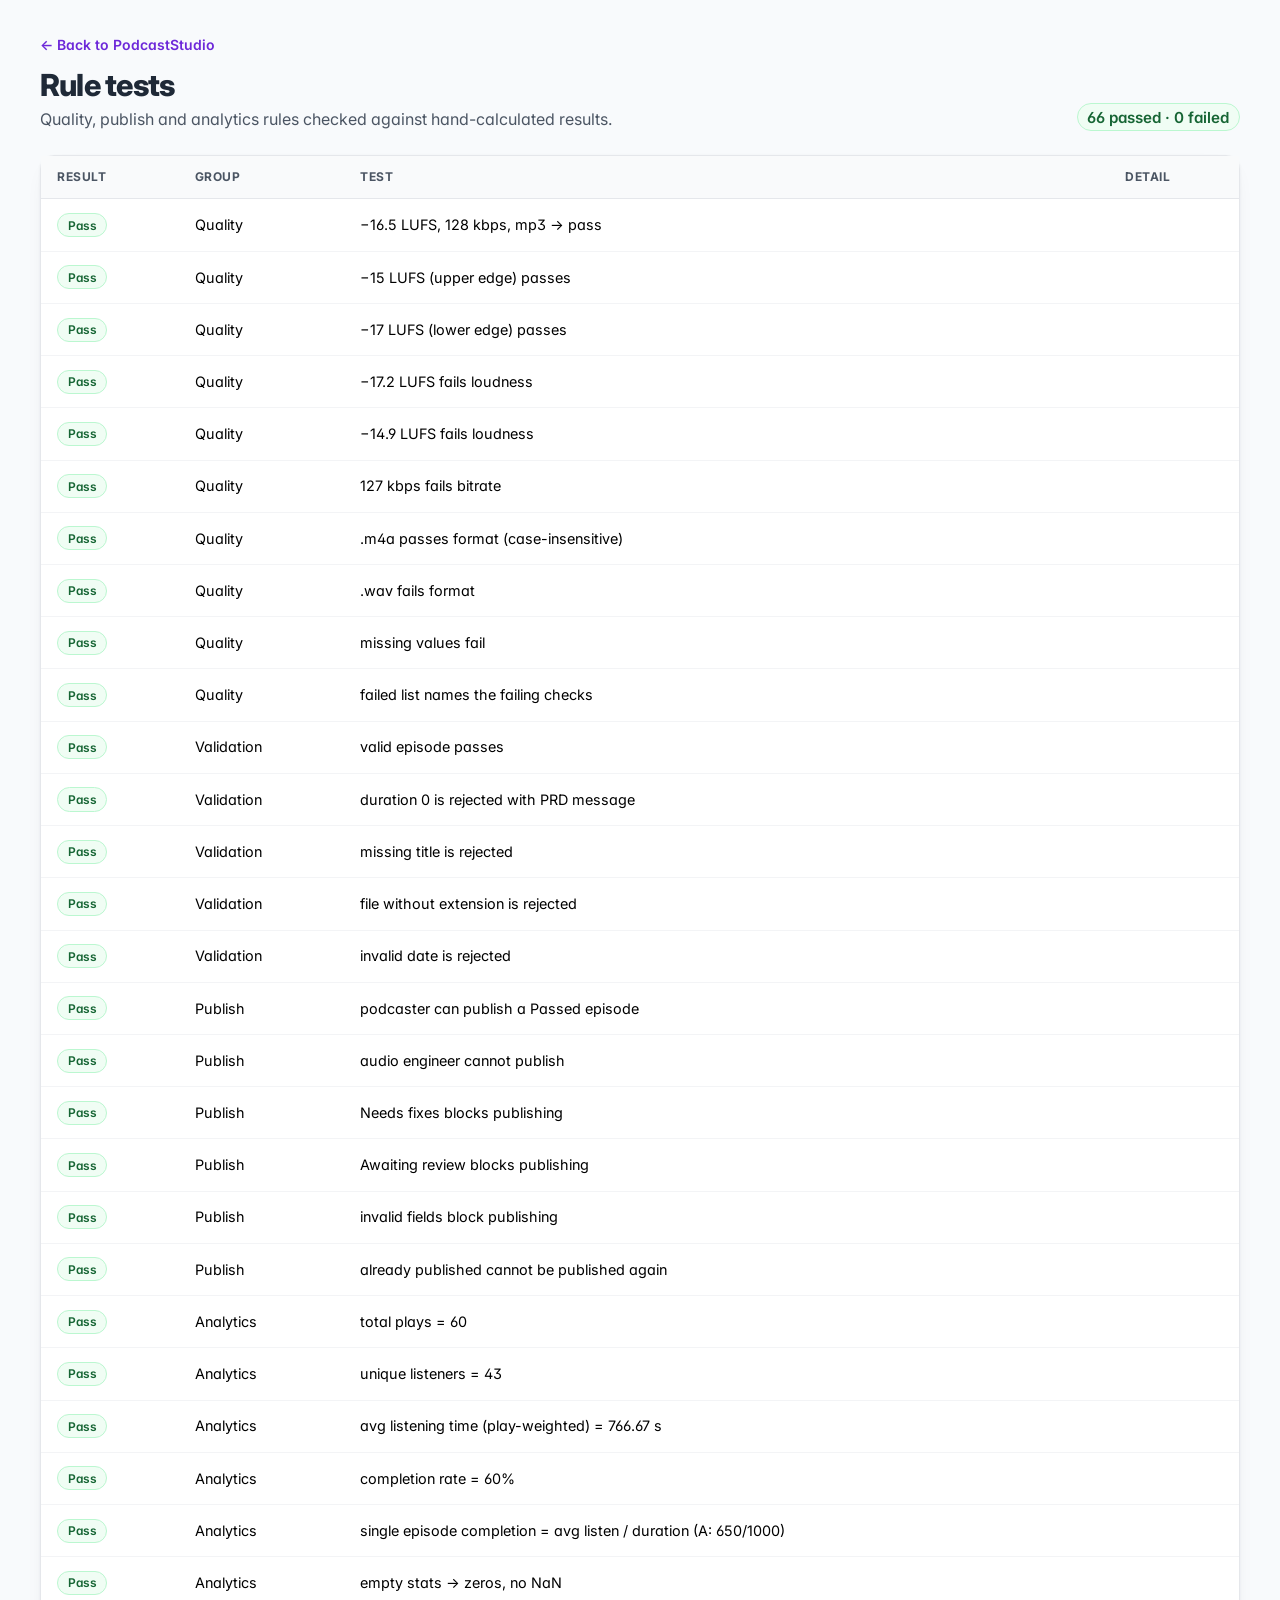
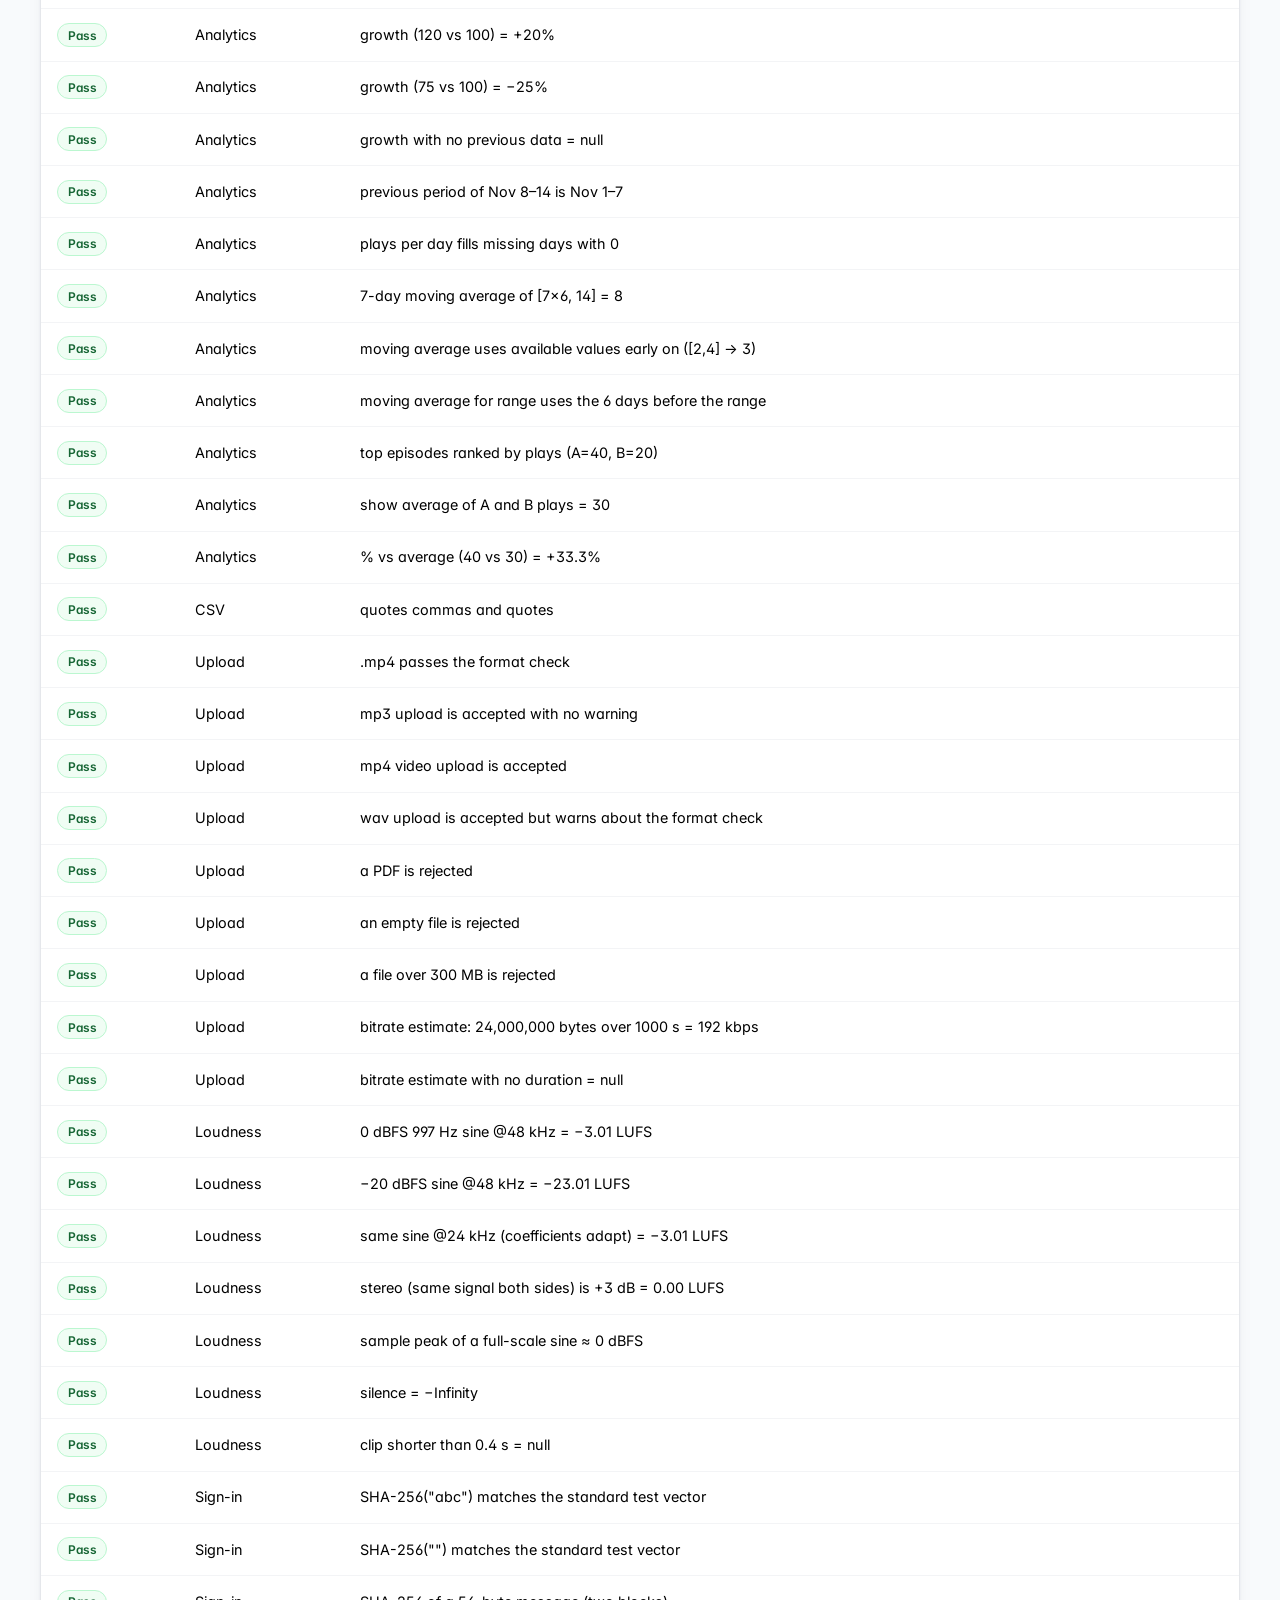
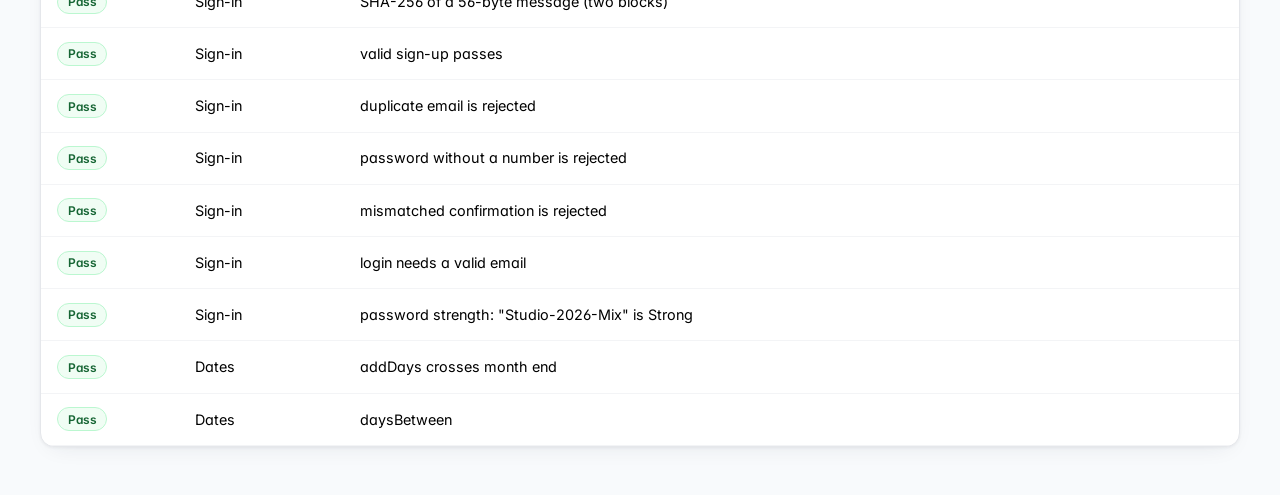
<file: tests/index.html>
<!doctype html>
<html lang="en">
<head>
  <meta charset="utf-8">
  <meta name="viewport" content="width=device-width, initial-scale=1">
  <title>PodcastStudio · Rule tests</title>
  <link href="https://fonts.googleapis.com/css2?family=Inter:wght@400;600;800&display=swap" rel="stylesheet">
  <link href="https://cdn.jsdelivr.net/npm/bootstrap@5.3.3/dist/css/bootstrap.min.css" rel="stylesheet">
  <link href="../css/styles.css" rel="stylesheet">
</head>
<body>
  <main class="view">
    <a class="crumb" href="../index.html#/about">← Back to PodcastStudio</a>
    <div class="page-head"><div><h1 class="page-title">Rule tests</h1><p class="page-sub">Quality, publish and analytics rules checked against hand-calculated results.</p></div><div id="summary" aria-live="polite"></div></div>
    <div class="ps-card"><div class="table-responsive"><table class="table ps-table mb-0">
      <thead><tr><th scope="col">Result</th><th scope="col">Group</th><th scope="col">Test</th><th scope="col">Detail</th></tr></thead>
      <tbody id="rows"></tbody>
    </table></div></div>
  </main>
  <script src="../js/rules.js"></script>
  <script src="tests.js"></script>
  <script>
    (function () {
      var t = window.PSTestResults;
      var esc = function (s) { return String(s).replace(/[&<>"]/g, function (c) { return { '&': '&amp;', '<': '&lt;', '>': '&gt;', '"': '&quot;' }[c]; }); };
      document.getElementById('summary').innerHTML = '<span class="ps-badge ' + (t.failed ? 'b-error' : 'b-published') + '" style="font-size:.95rem">' + t.passed + ' passed · ' + t.failed + ' failed</span>';
      document.getElementById('rows').innerHTML = t.results.map(function (r) {
        return '<tr><td><span class="ps-badge ' + (r.pass ? 'b-published' : 'b-error') + '">' + (r.pass ? 'Pass' : 'Fail') + '</span></td><td>' + esc(r.group) + '</td><td>' + esc(r.name) + '</td><td class="small">' + esc(r.detail) + '</td></tr>';
      }).join('');
    })();
  </script>
</body>
</html>
</file>
<file: css/styles.css>
/* =========================================================
   PodcastStudio — styles.css
   Palette (PRD §13): primary #6D28D9, text #1F2937 on white,
   error #B42318, warning #92400E, success #166534, bg #F8FAFC
   ========================================================= */

:root, [data-bs-theme="light"] {
  --ps-primary: #6D28D9;
  --ps-primary-600: #5B21B6;
  --ps-primary-700: #4C1D95;
  --ps-primary-300: #A78BFA;
  --ps-primary-100: #EDE9FE;
  --ps-primary-50: #F5F3FF;
  --ps-text: #1F2937;
  --ps-muted: #4B5563;
  --ps-subtle: #6B7280;
  --ps-border: #E5E7EB;
  --ps-bg: #F8FAFC;
  --ps-white: #FFFFFF;
  --ps-surface: #FFFFFF;
  --ps-surface-2: #F3F4F6;
  --ps-surface-3: #F9FAFB;
  --ps-border-strong: #D1D5DB;
  --ps-ink-strong: #111827;
  --ps-ink-soft: #374151;
  --ps-accent-text: #5B21B6;
  --ps-accent-border: #DDD6FE;
  --ps-accent-border-2: #C4B5FD;
  --ps-topbar-bg: rgba(248, 250, 252, .85);
  --ps-row-hover: #FAFAFF;
  --ps-tour-bg: #1F2937;
  --ps-chart-grid: #F3F4F6;
  --ps-chart-text: #4B5563;
  --ps-chart-line2: #1F2937;
  --ps-input-bg: #FFFFFF;
  color-scheme: light;
  --ps-error: #B42318;
  --ps-error-bg: #FEF3F2;
  --ps-error-border: #FECDCA;
  --ps-warning: #92400E;
  --ps-warning-bg: #FFFBEB;
  --ps-warning-border: #FDE68A;
  --ps-success: #166534;
  --ps-success-bg: #F0FDF4;
  --ps-success-border: #BBF7D0;
  --ps-radius: 14px;
  --ps-shadow-sm: 0 1px 2px rgba(31, 41, 55, .06);
  --ps-shadow: 0 1px 3px rgba(31, 41, 55, .06), 0 8px 24px -12px rgba(31, 41, 55, .12);
  --ps-shadow-lg: 0 18px 40px -18px rgba(76, 29, 149, .35);
  --sidebar-w: 264px;

  /* Bootstrap theme overrides */
  --bs-primary: #6D28D9;
  --bs-primary-rgb: 109, 40, 217;
  --bs-danger: #B42318;
  --bs-danger-rgb: 180, 35, 24;
  --bs-success: #166534;
  --bs-success-rgb: 22, 101, 52;
  --bs-body-color: #1F2937;
  --bs-body-color-rgb: 31, 41, 55;
  --bs-body-bg: #F8FAFC;
  --bs-body-font-family: 'Inter', system-ui, -apple-system, 'Segoe UI', Roboto, Arial, sans-serif;
  --bs-secondary-color: #4B5563;
  --bs-link-color: #6D28D9;
  --bs-link-color-rgb: 109, 40, 217;
  --bs-link-hover-color: #4C1D95;
  --bs-link-hover-color-rgb: 76, 29, 149;
  --bs-border-color: #E5E7EB;
  --bs-border-radius: .625rem;
  --bs-focus-ring-color: rgba(109, 40, 217, .35);
  --bs-form-invalid-color: #B42318;
  --bs-form-invalid-border-color: #B42318;
  --bs-form-valid-color: #166534;
  --bs-form-valid-border-color: #166534;
}

[data-bs-theme="dark"] {
  --ps-primary: #8B5CF6;
  --ps-primary-600: #A78BFA;
  --ps-primary-700: #C4B5FD;
  --ps-primary-300: #A78BFA;
  --ps-primary-100: rgba(139, 92, 246, .26);
  --ps-primary-50: rgba(139, 92, 246, .14);
  --ps-text: #E5E7EB;
  --ps-muted: #A3A9B6;
  --ps-subtle: #9CA3AF;
  --ps-border: #262B3B;
  --ps-bg: #0B0E17;
  --ps-white: #131726;
  --ps-surface: #131726;
  --ps-surface-2: #1C2133;
  --ps-surface-3: #171B2B;
  --ps-border-strong: #343A4F;
  --ps-ink-strong: #F3F4F6;
  --ps-ink-soft: #D1D5DB;
  --ps-accent-text: #C4B5FD;
  --ps-accent-border: rgba(167, 139, 250, .35);
  --ps-accent-border-2: rgba(167, 139, 250, .5);
  --ps-topbar-bg: rgba(11, 14, 23, .82);
  --ps-row-hover: #181C2C;
  --ps-tour-bg: #1C2133;
  --ps-chart-grid: #232839;
  --ps-chart-text: #A3A9B6;
  --ps-chart-line2: #E5E7EB;
  --ps-input-bg: #0F1320;
  --ps-error: #FDA29B;
  --ps-error-bg: rgba(240, 68, 56, .12);
  --ps-error-border: rgba(240, 68, 56, .4);
  --ps-warning: #FEC84B;
  --ps-warning-bg: rgba(253, 176, 34, .1);
  --ps-warning-border: rgba(253, 176, 34, .35);
  --ps-success: #75E0A7;
  --ps-success-bg: rgba(71, 205, 137, .1);
  --ps-success-border: rgba(71, 205, 137, .35);
  --ps-shadow-sm: 0 1px 2px rgba(0, 0, 0, .4);
  --ps-shadow: 0 1px 3px rgba(0, 0, 0, .4), 0 10px 28px -14px rgba(0, 0, 0, .7);
  --ps-shadow-lg: 0 18px 40px -18px rgba(0, 0, 0, .8);
  color-scheme: dark;

  --bs-primary: #8B5CF6;
  --bs-primary-rgb: 139, 92, 246;
  --bs-danger: #F97066;
  --bs-danger-rgb: 249, 112, 102;
  --bs-success: #47CD89;
  --bs-success-rgb: 71, 205, 137;
  --bs-body-color: #E5E7EB;
  --bs-body-color-rgb: 229, 231, 235;
  --bs-body-bg: #0B0E17;
  --bs-secondary-color: #A3A9B6;
  --bs-link-color: #C4B5FD;
  --bs-link-color-rgb: 196, 181, 253;
  --bs-link-hover-color: #DDD6FE;
  --bs-link-hover-color-rgb: 221, 214, 254;
  --bs-border-color: #262B3B;
  --bs-focus-ring-color: rgba(167, 139, 250, .45);
  --bs-form-invalid-color: #FDA29B;
  --bs-form-invalid-border-color: #F97066;
  --bs-form-valid-color: #75E0A7;
  --bs-form-valid-border-color: #47CD89;
  --bs-tertiary-bg: #1C2133;
  --bs-secondary-bg: #1C2133;
}

html { scroll-behavior: smooth; }
@media (prefers-reduced-motion: reduce) {
  html { scroll-behavior: auto; }
  *, *::before, *::after { animation-duration: .01ms !important; animation-iteration-count: 1 !important; transition-duration: .01ms !important; }
}

body {
  background: var(--ps-bg);
  color: var(--ps-text);
  font-feature-settings: "cv11", "ss01";
  -webkit-font-smoothing: antialiased;
}

/* Focus is always visible */
:focus-visible { outline: 3px solid var(--ps-primary); outline-offset: 2px; border-radius: 6px; }
.view:focus { outline: none; }
.skip-link { position: absolute; left: 1rem; top: .5rem; z-index: 2000; background: #6D28D9; color: #fff; padding: .5rem 1rem; border-radius: 8px; }

/* ---------- Buttons & forms ---------- */
.btn { font-weight: 600; border-radius: 10px; }
.btn-lg { border-radius: 12px; }
.btn-primary {
  --bs-btn-bg: #6D28D9; --bs-btn-border-color: #6D28D9;
  --bs-btn-hover-bg: #5B21B6; --bs-btn-hover-border-color: #5B21B6;
  --bs-btn-active-bg: #4C1D95; --bs-btn-active-border-color: #4C1D95;
  --bs-btn-disabled-bg: #6D28D9; --bs-btn-disabled-border-color: #6D28D9;
  --bs-btn-focus-shadow-rgb: 109, 40, 217;
}
.btn-outline-primary {
  --bs-btn-color: #6D28D9; --bs-btn-border-color: var(--ps-accent-border-2);
  --bs-btn-hover-bg: #6D28D9; --bs-btn-hover-border-color: #6D28D9; --bs-btn-hover-color: #fff;
  --bs-btn-active-bg: #5B21B6; --bs-btn-active-border-color: #5B21B6;
  --bs-btn-focus-shadow-rgb: 109, 40, 217;
}
.btn-success {
  --bs-btn-bg: #166534; --bs-btn-border-color: #166534;
  --bs-btn-hover-bg: #14532D; --bs-btn-hover-border-color: #14532D;
  --bs-btn-active-bg: #14532D; --bs-btn-disabled-bg: #166534; --bs-btn-disabled-border-color: #166534;
}
.btn-outline-danger {
  --bs-btn-color: #B42318; --bs-btn-border-color: #F04438;
  --bs-btn-hover-bg: #B42318; --bs-btn-hover-border-color: #B42318; --bs-btn-hover-color: #fff;
  --bs-btn-active-bg: #912018; --bs-btn-active-border-color: #912018;
}
.btn-danger { --bs-btn-bg: #B42318; --bs-btn-border-color: #B42318; --bs-btn-hover-bg: #912018; --bs-btn-hover-border-color: #912018; }
.btn-outline-secondary { --bs-btn-color: var(--ps-ink-soft); --bs-btn-border-color: var(--ps-border-strong); --bs-btn-hover-bg: var(--ps-surface-2); --bs-btn-hover-color: var(--ps-ink-strong); --bs-btn-hover-border-color: var(--ps-border-strong); --bs-btn-active-bg: var(--ps-border); --bs-btn-active-color: var(--ps-ink-strong); }
.btn-light { --bs-btn-color: #4C1D95; }
.btn-icon { width: 40px; height: 40px; display: inline-grid; place-items: center; border-radius: 10px; font-size: 1.4rem; color: var(--ps-text); }
.btn-icon:hover { background: var(--ps-primary-50); }
.btn:disabled, .btn.disabled { opacity: .5; }

.form-label { font-weight: 600; font-size: .9rem; margin-bottom: .35rem; }
.form-control, .form-select { border-color: var(--ps-border-strong); background-color: var(--ps-input-bg); color: var(--ps-text); border-radius: 10px; padding: .6rem .8rem; }
.form-control:focus, .form-select:focus { border-color: #8B5CF6; box-shadow: 0 0 0 .25rem rgba(109, 40, 217, .2); }
.form-check-input:checked { background-color: var(--ps-primary); border-color: var(--ps-primary); }
.form-check-input:focus { border-color: #8B5CF6; box-shadow: 0 0 0 .25rem rgba(109, 40, 217, .2); }
.form-text { color: var(--ps-muted); }
.invalid-feedback { font-weight: 500; }
.invalid-feedback::before { content: "\F33A"; font-family: "bootstrap-icons"; margin-right: .3rem; vertical-align: -1px; }
.input-group-text { background: var(--ps-surface-3); border-color: var(--ps-border-strong); color: var(--ps-muted); font-weight: 500; }
kbd { background: var(--ps-surface-2); color: var(--ps-text); border: 1px solid var(--ps-border-strong); border-bottom-width: 2px; font-size: .75rem; font-weight: 600; padding: .1rem .4rem; border-radius: 6px; }

/* ---------- Loading ---------- */
.loading-screen {
  position: fixed; inset: 0; z-index: 3000; background: var(--ps-bg);
  display: flex; flex-direction: column; align-items: center; justify-content: center; color: var(--ps-accent-text);
  transition: opacity .35s ease, visibility .35s;
}
.loading-screen.hide { opacity: 0; visibility: hidden; }
.eq { display: flex; gap: 6px; align-items: flex-end; height: 44px; }
.eq span { width: 8px; border-radius: 4px; background: var(--ps-primary); animation: eq 1s ease-in-out infinite; }
.eq span:nth-child(2) { animation-delay: .15s; } .eq span:nth-child(3) { animation-delay: .3s; }
.eq span:nth-child(4) { animation-delay: .45s; } .eq span:nth-child(5) { animation-delay: .6s; }
@keyframes eq { 0%, 100% { height: 10px; } 50% { height: 44px; } }

/* ---------- Layout ---------- */
.app { display: flex; min-height: 100vh; }
.main { flex: 1 1 auto; min-width: 0; display: flex; flex-direction: column; }
.view { flex: 1 0 auto; padding: 1.25rem 1rem 2rem; max-width: 1440px; width: 100%; margin: 0 auto; }
@media (min-width: 768px) { .view { padding: 1.75rem 1.75rem 2.5rem; } }
@media (min-width: 1200px) { .view { padding: 2rem 2.5rem 3rem; } }

/* Sidebar */
.sidebar { --bs-offcanvas-width: 288px; }
.sidebar .offcanvas-body { display: flex; flex-direction: column; padding: 1.25rem 1rem; }
@media (min-width: 992px) {
  .app .sidebar {
    width: var(--sidebar-w); flex: 0 0 var(--sidebar-w);
    position: sticky; top: 0; height: 100vh;
    background: var(--ps-white) !important; border-right: 1px solid var(--ps-border);
  }
  .app .sidebar .offcanvas-body { height: 100%; overflow-y: auto; padding: 1.5rem 1rem; }
}
.brand { display: flex; align-items: center; gap: .6rem; font-weight: 800; font-size: 1.15rem; letter-spacing: -.02em; color: var(--ps-text); text-decoration: none; }
.brand-mark { width: 36px; height: 36px; border-radius: 10px; display: grid; place-items: center; color: #fff; font-size: 1.2rem; background: linear-gradient(135deg, var(--ps-primary), var(--ps-primary-700)); box-shadow: var(--ps-shadow-lg); }
.nav-caption { font-size: .7rem; text-transform: uppercase; letter-spacing: .08em; font-weight: 700; color: var(--ps-subtle); margin: 0 0 .5rem .5rem; padding: 0; float: none; width: auto; }
.nav-list { list-style: none; padding: 0; margin: 0; display: grid; gap: 2px; }
.nav-list a, .nav-list button {
  display: flex; align-items: center; gap: .75rem; width: 100%;
  padding: .6rem .75rem; border-radius: 10px; border: 0; background: none;
  color: var(--ps-ink-soft); font-weight: 500; text-decoration: none; text-align: left; font-size: .95rem;
  transition: background .15s, color .15s;
}
.nav-list a i:first-child, .nav-list button i:first-child { font-size: 1.1rem; width: 1.25rem; text-align: center; }
.nav-list a:hover, .nav-list button:hover { background: var(--ps-surface-2); color: var(--ps-text); }
.nav-list a.active { background: var(--ps-primary-50); color: var(--ps-accent-text); font-weight: 700; box-shadow: inset 3px 0 0 var(--ps-primary); }
.nav-count { margin-left: auto; min-width: 1.5rem; padding: 0 .45rem; border-radius: 999px; background: var(--ps-warning-bg); color: var(--ps-warning); border: 1px solid var(--ps-warning-border); font-size: .72rem; font-weight: 700; text-align: center; }
.nav-count:empty { display: none; }
.nav-lock { display: none; margin-left: auto; color: var(--ps-subtle); font-size: .8rem; }
.role-podcaster .nav-list a[data-nav="review"] .nav-lock { display: inline; }
.role-podcaster .nav-list a[data-nav="review"] .nav-count { display: none; }
.sidebar-foot { padding-top: 1.5rem; }
.sample-note { display: flex; gap: .6rem; font-size: .8rem; color: var(--ps-muted); background: var(--ps-bg); border: 1px dashed var(--ps-border-strong); border-radius: 12px; padding: .75rem; }
.sample-note i { color: var(--ps-primary); }

/* Role switch */
.role-switch { border: 0; padding: 0; margin: 0; }
.role-seg { display: grid; grid-template-columns: 1fr 1fr; gap: 4px; background: var(--ps-surface-2); padding: 4px; border-radius: 12px; }
.role-opt { display: flex; align-items: center; justify-content: center; gap: .35rem; padding: .55rem .4rem; border-radius: 9px; font-size: .8rem; font-weight: 600; color: var(--ps-muted); cursor: pointer; transition: all .2s; text-align: center; line-height: 1.15; }
.btn-check:checked + .role-opt { background: var(--ps-surface); color: var(--ps-accent-text); box-shadow: 0 1px 3px rgba(31, 41, 55, .12); }
.btn-check:focus-visible + .role-opt { outline: 3px solid var(--ps-primary); outline-offset: 1px; }

/* Topbar */
.topbar {
  position: sticky; top: 0; z-index: 1020;
  display: flex; align-items: center; gap: .75rem;
  padding: .7rem 1rem; min-height: 64px;
  background: var(--ps-topbar-bg); backdrop-filter: saturate(180%) blur(12px);
  border-bottom: 1px solid var(--ps-border);
}
@media (min-width: 768px) { .topbar { padding: .75rem 1.75rem; } }
@media (min-width: 1200px) { .topbar { padding: .75rem 2.5rem; } }
.topbar-title { font-weight: 700; font-size: 1rem; white-space: nowrap; overflow: hidden; text-overflow: ellipsis; }
.role-pill { display: none; align-items: center; gap: .35rem; font-size: .78rem; font-weight: 600; padding: .3rem .7rem; border-radius: 999px; background: var(--ps-primary-50); color: var(--ps-accent-text); border: 1px solid var(--ps-accent-border); }
@media (min-width: 576px) { .role-pill { display: inline-flex; } }
.role-engineer .podcaster-only { display: none !important; }

.app-footer { display: flex; flex-wrap: wrap; gap: .5rem 1.5rem; justify-content: space-between; padding: 1rem 1rem 5.5rem; font-size: .78rem; color: var(--ps-subtle); border-top: 1px solid var(--ps-border); }
@media (min-width: 768px) { .app-footer { padding: 1rem 1.75rem; } }

/* ---------- Page header ---------- */
.page-head { display: flex; flex-wrap: wrap; gap: 1rem; align-items: flex-end; justify-content: space-between; margin-bottom: 1.5rem; }
.page-title { font-size: clamp(1.4rem, 1.1rem + 1vw, 1.9rem); font-weight: 800; letter-spacing: -.025em; margin: 0; }
.page-sub { color: var(--ps-muted); margin: .25rem 0 0; }
.section-title { font-size: 1.05rem; font-weight: 700; margin-bottom: .9rem; letter-spacing: -.01em; }
.crumb { display: inline-flex; align-items: center; gap: .35rem; font-size: .875rem; font-weight: 600; text-decoration: none; margin-bottom: .75rem; }
.crumb:hover { text-decoration: underline; }
.eyebrow-sm { font-size: .72rem; text-transform: uppercase; letter-spacing: .08em; font-weight: 700; color: var(--ps-accent-text); }

/* ---------- Cards ---------- */
.ps-card { background: var(--ps-white); border: 1px solid var(--ps-border); border-radius: var(--ps-radius); box-shadow: var(--ps-shadow); }
.ps-card > .card-header { background: transparent; border-bottom: 1px solid var(--ps-border); padding: 1rem 1.25rem; display: flex; align-items: center; gap: .75rem; flex-wrap: wrap; }
.ps-card > .card-body { padding: 1.25rem; }
.ps-card .card-title { font-size: 1rem; font-weight: 700; margin: 0; }
.ps-card-hover { transition: transform .2s ease, box-shadow .2s ease, border-color .2s; }
.ps-card-hover:hover { transform: translateY(-2px); box-shadow: var(--ps-shadow-lg); border-color: var(--ps-accent-border); }

/* ---------- Badges (text + icon, never colour alone) ---------- */
.ps-badge { display: inline-flex; align-items: center; gap: .35rem; padding: .22rem .6rem; border-radius: 999px; font-size: .75rem; font-weight: 600; line-height: 1.25; border: 1px solid transparent; white-space: nowrap; }
.b-draft { background: var(--ps-surface-2); color: var(--ps-ink-soft); border-color: var(--ps-border); }
.b-review { background: var(--ps-warning-bg); color: var(--ps-warning); border-color: var(--ps-warning-border); }
.b-error { background: var(--ps-error-bg); color: var(--ps-error); border-color: var(--ps-error-border); }
.b-approved { background: var(--ps-primary-50); color: var(--ps-accent-text); border-color: var(--ps-accent-border); }
.b-published { background: var(--ps-success-bg); color: var(--ps-success); border-color: var(--ps-success-border); }
.b-muted { background: var(--ps-surface-3); color: var(--ps-muted); border-color: var(--ps-border); }
.chip { display: inline-flex; align-items: center; gap: .3rem; font-size: .75rem; font-weight: 600; padding: .2rem .55rem; border-radius: 8px; background: var(--ps-surface-2); color: var(--ps-ink-soft); }
.chip-primary { background: var(--ps-primary-50); color: var(--ps-accent-text); }

/* Alerts (FeedbackMessage inline) */
.ps-alert { display: flex; gap: .75rem; align-items: flex-start; border-radius: 12px; padding: .9rem 1rem; border: 1px solid; font-size: .92rem; }
.ps-alert > i { font-size: 1.15rem; line-height: 1.3; }
.ps-alert-error { background: var(--ps-error-bg); color: var(--ps-error); border-color: var(--ps-error-border); }
.ps-alert-warning { background: var(--ps-warning-bg); color: var(--ps-warning); border-color: var(--ps-warning-border); }
.ps-alert-success { background: var(--ps-success-bg); color: var(--ps-success); border-color: var(--ps-success-border); }
.ps-alert-info { background: var(--ps-primary-50); color: var(--ps-accent-text); border-color: var(--ps-accent-border); }
.ps-alert a { color: inherit; font-weight: 700; }
.ps-alert ul { margin: .35rem 0 0; padding-left: 1.1rem; }

/* Toasts */
.toast-container { z-index: 2100; }
.ps-toast { border: 1px solid var(--ps-border); border-radius: 12px; box-shadow: var(--ps-shadow-lg); background: var(--ps-surface); width: min(380px, calc(100vw - 2rem)); overflow: hidden; }
.ps-toast::before { content: ""; display: block; height: 4px; }
.ps-toast-success::before { background: var(--ps-success); } .ps-toast-success i.bi:first-child { color: var(--ps-success); }
.ps-toast-error::before { background: var(--ps-error); } .ps-toast-error i.bi:first-child { color: var(--ps-error); }
.ps-toast-warning::before { background: var(--ps-warning); } .ps-toast-warning i.bi:first-child { color: var(--ps-warning); }
.ps-toast-info::before { background: var(--ps-primary); } .ps-toast-info i.bi:first-child { color: var(--ps-primary); }

/* ---------- Hero (home) ---------- */
.hero {
  position: relative; overflow: hidden; border-radius: 22px; color: #fff;
  background: radial-gradient(120% 140% at 100% 0%, rgba(167, 139, 250, .55) 0%, transparent 45%), linear-gradient(135deg, #6D28D9 0%, #4C1D95 100%);
  box-shadow: var(--ps-shadow-lg);
}
.hero-wave { position: absolute; inset: auto 0 0 0; width: 100%; height: 55%; opacity: .9; pointer-events: none; }
.hero-inner { position: relative; padding: 2rem 1.25rem 2.25rem; max-width: 760px; }
@media (min-width: 768px) { .hero-inner { padding: 3rem 2.5rem 3.25rem; } }
.eyebrow { display: inline-flex; align-items: center; gap: .5rem; font-size: .78rem; font-weight: 700; letter-spacing: .06em; text-transform: uppercase; background: rgba(255, 255, 255, .14); border: 1px solid rgba(255, 255, 255, .25); padding: .35rem .75rem; border-radius: 999px; }
.dot-live { width: 8px; height: 8px; border-radius: 50%; background: var(--ps-surface); box-shadow: 0 0 0 0 rgba(255, 255, 255, .7); animation: pulse 1.8s infinite; }
@keyframes pulse { 0% { box-shadow: 0 0 0 0 rgba(255, 255, 255, .7); } 70% { box-shadow: 0 0 0 10px rgba(255, 255, 255, 0); } 100% { box-shadow: 0 0 0 0 rgba(255, 255, 255, 0); } }
.hero-title { font-size: clamp(1.75rem, 1.2rem + 2.6vw, 3rem); font-weight: 800; letter-spacing: -.035em; line-height: 1.08; margin: 1rem 0 .75rem; }
.hero-sub { font-size: clamp(1rem, .95rem + .3vw, 1.15rem); color: rgba(255, 255, 255, .92); max-width: 600px; margin: 0; }
.hero-proof { list-style: none; padding: 0; margin: 1.5rem 0 0; display: flex; flex-wrap: wrap; gap: .5rem 1.25rem; font-size: .88rem; color: rgba(255, 255, 255, .92); }
.hero-proof i { margin-right: .3rem; }
.hero .btn-outline-light { --bs-btn-hover-color: #4C1D95; }

/* Role cards */
.role-card { position: relative; height: 100%; padding: 1.5rem; }
.role-card .role-icon { width: 52px; height: 52px; border-radius: 14px; display: grid; place-items: center; font-size: 1.5rem; background: var(--ps-primary-50); color: var(--ps-primary); margin-bottom: 1rem; }
.role-card h3 { font-size: 1.15rem; font-weight: 700; }
.role-card ul { padding-left: 0; list-style: none; margin: 1rem 0 1.25rem; display: grid; gap: .4rem; font-size: .9rem; color: var(--ps-muted); }
.role-card ul i { color: var(--ps-primary); margin-right: .4rem; }
.role-card.is-current { border-color: var(--ps-primary); box-shadow: 0 0 0 3px rgba(109, 40, 217, .15), var(--ps-shadow); }
.current-tag { position: absolute; top: 1rem; right: 1rem; }

/* Stat tiles / KPI cards */
.kpi { padding: 1.1rem 1.2rem; height: 100%; display: flex; flex-direction: column; gap: .35rem; }
.kpi-top { display: flex; align-items: center; justify-content: space-between; gap: .5rem; }
.kpi-label { font-size: .82rem; font-weight: 600; color: var(--ps-muted); margin: 0; }
.kpi-icon { width: 36px; height: 36px; border-radius: 10px; display: grid; place-items: center; background: var(--ps-primary-50); color: var(--ps-primary); font-size: 1.05rem; flex: none; }
.kpi-value { font-size: clamp(1.5rem, 1.2rem + 1vw, 2rem); font-weight: 800; letter-spacing: -.03em; line-height: 1.1; font-variant-numeric: tabular-nums; }
.kpi-foot { font-size: .8rem; color: var(--ps-muted); display: flex; align-items: center; gap: .4rem; flex-wrap: wrap; }
.kpi.flash .kpi-value { animation: flash .6s ease; }
@keyframes flash { 0% { color: var(--ps-primary); transform: scale(1.04); } 100% { color: inherit; transform: none; } }
.delta { display: inline-flex; align-items: center; gap: .2rem; font-weight: 700; font-size: .76rem; padding: .12rem .45rem; border-radius: 999px; }
.delta-up { background: var(--ps-success-bg); color: var(--ps-success); }
.delta-down { background: var(--ps-error-bg); color: var(--ps-error); }
.delta-flat { background: var(--ps-surface-2); color: var(--ps-muted); }

/* Flow steps */
.flow { display: grid; gap: .75rem; grid-template-columns: 1fr; counter-reset: step; }
@media (min-width: 576px) { .flow { grid-template-columns: 1fr 1fr; } }
.flow-step { position: relative; padding: 1rem 1rem 1rem 3.5rem; border-radius: 12px; background: var(--ps-bg); border: 1px solid var(--ps-border); }
.flow-step .n { position: absolute; left: 1rem; top: 1rem; width: 28px; height: 28px; border-radius: 8px; display: grid; place-items: center; background: #6D28D9; color: #fff; font-weight: 700; font-size: .85rem; }
.flow-step strong { display: block; font-size: .95rem; }
.flow-step span { font-size: .85rem; color: var(--ps-muted); }

/* Activity feed */
.feed { list-style: none; padding: 0; margin: 0; }
.feed li { display: flex; gap: .75rem; padding: .75rem 0; border-bottom: 1px solid var(--ps-surface-2); }
.feed li:last-child { border-bottom: 0; }
.feed-icon { width: 34px; height: 34px; border-radius: 10px; flex: none; display: grid; place-items: center; background: var(--ps-primary-50); color: var(--ps-primary); }
.feed-icon.ok { background: var(--ps-success-bg); color: var(--ps-success); }
.feed-icon.bad { background: var(--ps-error-bg); color: var(--ps-error); }
.feed-icon.wait { background: var(--ps-warning-bg); color: var(--ps-warning); }
.feed-text { font-size: .9rem; }
.feed-text a { color: var(--ps-text); font-weight: 600; text-decoration: none; }
.feed-text a:hover { color: var(--ps-primary); text-decoration: underline; }
.feed-time { display: block; font-size: .78rem; color: var(--ps-subtle); }

/* ---------- Pipeline (publishing) ---------- */
.pipeline { display: flex; gap: .5rem; align-items: stretch; overflow-x: auto; padding-bottom: .25rem; scrollbar-width: thin; }
.pipe-step {
  flex: 1 0 128px; display: flex; flex-direction: column; align-items: flex-start; gap: .5rem;
  background: var(--ps-surface); border: 1px solid var(--ps-border); border-radius: 14px; padding: .9rem 1rem; text-align: left;
  box-shadow: var(--ps-shadow-sm); transition: all .2s;
}
.pipe-step:hover { border-color: var(--ps-accent-border-2); transform: translateY(-1px); }
.pipe-step.active { border-color: var(--ps-primary); box-shadow: 0 0 0 3px rgba(109, 40, 217, .15); background: var(--ps-primary-50); }
.pipe-count { font-size: 1.6rem; font-weight: 800; letter-spacing: -.03em; line-height: 1; font-variant-numeric: tabular-nums; }
.pipe-arrow { align-self: center; color: var(--ps-border-strong); flex: none; }

/* Filter bar */
.filter-bar .form-control, .filter-bar .form-select { padding-top: .5rem; padding-bottom: .5rem; }
.search-wrap { position: relative; }
.search-wrap > i { position: absolute; left: .85rem; top: 50%; transform: translateY(-50%); color: var(--ps-subtle); pointer-events: none; }
.search-wrap .form-control { padding-left: 2.4rem; }
.search-wrap kbd { position: absolute; right: .7rem; top: 50%; transform: translateY(-50%); }
.result-count { font-size: .82rem; color: var(--ps-muted); }

/* Tables */
.ps-table { margin: 0; font-size: .9rem; --bs-table-bg: transparent; }
.ps-table thead th { font-size: .75rem; text-transform: uppercase; letter-spacing: .05em; color: var(--ps-muted); font-weight: 700; background: var(--ps-surface-3); border-bottom: 1px solid var(--ps-border); white-space: nowrap; padding: .75rem 1rem; }
.ps-table td { padding: .85rem 1rem; vertical-align: middle; border-color: var(--ps-surface-2); }
.ps-table tbody tr { transition: background .15s; }
.ps-table tbody tr.row-link { cursor: pointer; }
.ps-table tbody tr:hover { background: var(--ps-row-hover); }
.sort-btn { border: 0; background: none; padding: 0; font: inherit; color: inherit; text-transform: inherit; letter-spacing: inherit; display: inline-flex; align-items: center; gap: .3rem; }
.sort-btn:hover { color: var(--ps-primary); }
.sort-btn i { opacity: .45; }
th[aria-sort="ascending"] .sort-btn i, th[aria-sort="descending"] .sort-btn i { opacity: 1; color: var(--ps-primary); }
.ep-title { font-weight: 600; color: var(--ps-text); text-decoration: none; }
.ep-title:hover { color: var(--ps-primary); text-decoration: underline; }
.ep-meta { font-size: .8rem; color: var(--ps-muted); }
.table-responsive { border-radius: 0 0 var(--ps-radius) var(--ps-radius); }
.num { font-variant-numeric: tabular-nums; text-align: right; white-space: nowrap; }

/* Episode cards (phone) */
.ep-card { display: block; padding: 1rem; border: 1px solid var(--ps-border); border-radius: 12px; background: var(--ps-surface); color: inherit; text-decoration: none; transition: border-color .2s, box-shadow .2s; }
.ep-card:hover { border-color: var(--ps-accent-border-2); box-shadow: var(--ps-shadow); color: inherit; }
.ep-card + .ep-card { margin-top: .6rem; }

/* Empty states */
.empty { text-align: center; padding: 2.5rem 1.25rem; }
.empty-icon { width: 64px; height: 64px; margin: 0 auto 1rem; border-radius: 18px; display: grid; place-items: center; font-size: 1.8rem; background: var(--ps-primary-50); color: var(--ps-primary); }
.empty h2, .empty h3 { font-size: 1.15rem; font-weight: 700; }
.empty p { color: var(--ps-muted); max-width: 440px; margin: .25rem auto 1.25rem; }

/* Upcoming releases */
.upcoming { list-style: none; padding: 0; margin: 0; }
.upcoming li { display: flex; align-items: center; gap: .85rem; padding: .7rem 0; border-bottom: 1px solid var(--ps-surface-2); }
.upcoming li:last-child { border-bottom: 0; }
.date-tile { flex: none; width: 48px; text-align: center; border-radius: 10px; background: var(--ps-primary-50); color: var(--ps-accent-text); padding: .3rem 0; line-height: 1.1; }
.date-tile b { display: block; font-size: 1.1rem; }
.date-tile small { font-size: .65rem; text-transform: uppercase; font-weight: 700; letter-spacing: .05em; }

/* ---------- Detail ---------- */
.meta-grid { display: grid; grid-template-columns: repeat(auto-fit, minmax(160px, 1fr)); gap: 1rem; margin: 0; }
.meta-grid dt { font-size: .75rem; text-transform: uppercase; letter-spacing: .05em; color: var(--ps-muted); font-weight: 700; margin-bottom: .2rem; }
.meta-grid dd { margin: 0; font-weight: 600; word-break: break-word; }
.timeline { list-style: none; padding: 0; margin: 0; position: relative; }
.timeline li { position: relative; padding: 0 0 1.15rem 2.25rem; }
.timeline li::before { content: ""; position: absolute; left: 11px; top: 26px; bottom: 0; width: 2px; background: var(--ps-border); }
.timeline li:last-child::before { display: none; }
.tl-dot { position: absolute; left: 0; top: 0; width: 24px; height: 24px; border-radius: 50%; display: grid; place-items: center; font-size: .75rem; background: var(--ps-surface-2); color: var(--ps-subtle); border: 2px solid var(--ps-surface); box-shadow: 0 0 0 1px var(--ps-border); }
.timeline li.done .tl-dot { background: #6D28D9; color: #fff; box-shadow: 0 0 0 1px #6D28D9; }
.timeline li.bad .tl-dot { background: var(--ps-error); color: #fff; box-shadow: 0 0 0 1px var(--ps-error); }
.timeline strong { display: block; font-size: .9rem; }
.timeline span { font-size: .8rem; color: var(--ps-muted); }

.publish-box { border-radius: 14px; padding: 1.1rem; border: 1px dashed var(--ps-accent-border-2); background: var(--ps-primary-50); }
.publish-box.is-live { border-style: solid; border-color: var(--ps-success-border); background: var(--ps-success-bg); }
.publish-reason { font-size: .85rem; margin-top: .6rem; display: flex; gap: .45rem; color: var(--ps-warning); font-weight: 500; }
.btn-publish { position: relative; overflow: hidden; }
.btn-publish:not(:disabled)::after { content: ""; position: absolute; inset: 0; background: linear-gradient(110deg, transparent 30%, rgba(255, 255, 255, .35) 50%, transparent 70%); transform: translateX(-100%); animation: shine 2.6s ease-in-out infinite; }
@keyframes shine { 60%, 100% { transform: translateX(100%); } }

/* ---------- Review / QualityChecker ---------- */
.queue-list { list-style: none; margin: 0; padding: 0; display: grid; gap: .5rem; }
.queue-item { display: block; width: 100%; text-align: left; background: var(--ps-surface); border: 1px solid var(--ps-border); border-radius: 12px; padding: .85rem 1rem; color: inherit; text-decoration: none; transition: all .2s; }
.queue-item:hover { border-color: var(--ps-accent-border-2); color: inherit; }
.queue-item.active { border-color: var(--ps-primary); background: var(--ps-primary-50); box-shadow: 0 0 0 3px rgba(109, 40, 217, .12); }
.queue-item .qi-title { font-weight: 600; display: block; }
.due { font-size: .72rem; font-weight: 700; padding: .12rem .45rem; border-radius: 6px; background: var(--ps-surface-2); color: var(--ps-muted); }
.due.soon { background: var(--ps-warning-bg); color: var(--ps-warning); }
.seg-tabs { display: inline-flex; background: var(--ps-surface-2); border-radius: 10px; padding: 3px; gap: 3px; }
.seg-tabs button { border: 0; background: none; padding: .4rem .8rem; border-radius: 8px; font-size: .85rem; font-weight: 600; color: var(--ps-muted); }
.seg-tabs button[aria-selected="true"] { background: var(--ps-surface); color: var(--ps-accent-text); box-shadow: var(--ps-shadow-sm); }

.waveform { display: flex; align-items: center; gap: 2px; height: 56px; padding: 0 .25rem; }
.waveform span { flex: 1; min-width: 2px; border-radius: 2px; background: linear-gradient(180deg, var(--ps-primary-300), var(--ps-primary)); opacity: .85; transform-origin: center; animation: wf-in .6s ease both; }
@keyframes wf-in { from { transform: scaleY(.1); opacity: 0; } }
.waveform.playing span { animation: wf-play 1s ease-in-out infinite alternate; }
@keyframes wf-play { from { transform: scaleY(.55); } to { transform: scaleY(1); } }

.meter { margin-top: .5rem; }
.meter-track { position: relative; height: 12px; border-radius: 999px; background: linear-gradient(90deg, #FDE68A 0%, #FEF3C7 40%, #FEF3C7 60%, #FECACA 100%); overflow: visible; }
.meter-zone { position: absolute; top: -3px; bottom: -3px; border-radius: 6px; background: rgba(22, 101, 52, .18); border: 2px solid var(--ps-success); }
.meter-fill { position: absolute; left: 0; top: 0; bottom: 0; border-radius: 999px; background: linear-gradient(90deg, var(--ps-primary-300), var(--ps-primary)); transition: width .35s cubic-bezier(.2, .8, .2, 1); }
.meter-track.bitrate { background: var(--ps-surface-2); }
.meter-threshold { position: absolute; top: -5px; bottom: -5px; width: 2px; background: var(--ps-text); }
.meter-marker { position: absolute; top: 50%; width: 20px; height: 20px; margin-left: -10px; border-radius: 50%; transform: translateY(-50%); background: var(--ps-surface); border: 4px solid var(--ps-primary); box-shadow: 0 2px 6px rgba(0, 0, 0, .2); transition: left .35s cubic-bezier(.2, .8, .2, 1), border-color .2s; }
.meter-marker.hidden { opacity: 0; }
.meter-marker.ok { border-color: var(--ps-success); }
.meter-marker.bad { border-color: var(--ps-error); }
.meter-scale { display: flex; justify-content: space-between; font-size: .7rem; color: var(--ps-subtle); margin-top: .4rem; font-variant-numeric: tabular-nums; }

.checklist { list-style: none; margin: 0; padding: 0; display: grid; gap: .5rem; }
.check { display: flex; align-items: center; gap: .75rem; padding: .7rem .85rem; border-radius: 12px; border: 1px solid var(--ps-border); background: var(--ps-surface); transition: all .25s; }
.check .ci { width: 30px; height: 30px; flex: none; border-radius: 50%; display: grid; place-items: center; background: var(--ps-surface-2); color: var(--ps-subtle); transition: all .25s; }
.check .ct { flex: 1; min-width: 0; }
.check .ct strong { display: block; font-size: .88rem; }
.check .ct span { font-size: .8rem; color: var(--ps-muted); }
.check .cs { font-size: .75rem; font-weight: 700; text-transform: uppercase; letter-spacing: .05em; }
.check.pass { border-color: var(--ps-success-border); background: var(--ps-success-bg); }
.check.pass .ci { background: var(--ps-success); color: #fff; animation: pop .35s ease; }
.check.pass .cs { color: var(--ps-success); }
.check.fail { border-color: var(--ps-error-border); background: var(--ps-error-bg); }
.check.fail .ci { background: var(--ps-error); color: #fff; animation: pop .35s ease; }
.check.fail .cs { color: var(--ps-error); }
.check.pending .cs { color: var(--ps-subtle); }
@keyframes pop { 0% { transform: scale(.6); } 70% { transform: scale(1.12); } 100% { transform: none; } }
.score-ring { --p: 0; width: 64px; height: 64px; border-radius: 50%; display: grid; place-items: center; background: conic-gradient(var(--ring, var(--ps-primary)) calc(var(--p) * 1%), #F3F4F6 0); transition: --p .4s; flex: none; }
.score-ring b { width: 50px; height: 50px; border-radius: 50%; background: var(--ps-surface); display: grid; place-items: center; font-size: .9rem; font-weight: 800; }
.note-chips { display: flex; flex-wrap: wrap; gap: .4rem; margin-top: .5rem; }
.note-chips button { font-size: .75rem; font-weight: 600; border: 1px dashed var(--ps-accent-border-2); background: var(--ps-surface); color: var(--ps-accent-text); padding: .25rem .6rem; border-radius: 999px; }
.note-chips button:hover { background: var(--ps-primary-50); }

.history { list-style: none; padding: 0; margin: 0; }
.history li { padding: .7rem 0; border-bottom: 1px solid var(--ps-surface-2); font-size: .86rem; }
.history li:last-child { border-bottom: 0; }

/* ---------- Analytics ---------- */
.range-group .btn { font-size: .85rem; padding: .45rem .8rem; }
.range-group .btn-check:checked + .btn { background: #6D28D9; border-color: #6D28D9; color: #fff; }
.chart-box { position: relative; height: 300px; }
@media (max-width: 575.98px) { .chart-box { height: 230px; } }
.chart-box.sm { height: 260px; }
.chart-fallback { display: none; font-size: .85rem; color: var(--ps-muted); }
.no-chart .chart-fallback { display: block; }
.no-chart canvas { display: none; }
.chart-summary { font-size: .88rem; color: var(--ps-muted); margin: .9rem 0 0; }
.chart-summary strong { color: var(--ps-text); }
details.data-table summary { cursor: pointer; font-size: .85rem; font-weight: 600; color: var(--ps-primary); margin-top: .75rem; }
details.data-table .table-wrap { max-height: 260px; overflow: auto; margin-top: .5rem; border: 1px solid var(--ps-border); border-radius: 10px; }
.live-ticker { font-size: .82rem; color: var(--ps-success); font-weight: 600; min-height: 1.3em; }
.live-dot { width: 8px; height: 8px; border-radius: 50%; display: inline-block; background: var(--ps-success); margin-right: .35rem; animation: blink 1s infinite; }
@keyframes blink { 50% { opacity: .25; } }
.rank { width: 28px; height: 28px; border-radius: 8px; display: inline-grid; place-items: center; font-weight: 800; font-size: .8rem; background: var(--ps-surface-2); color: var(--ps-muted); }
.rank.r1 { background: #6D28D9; color: #fff; }
.rank.r2 { background: var(--ps-primary-100); color: var(--ps-accent-text); }
.rank.r3 { background: var(--ps-primary-50); color: var(--ps-accent-text); }
.bar-cell { display: flex; align-items: center; gap: .5rem; min-width: 120px; }
.bar-cell .bar { flex: 1; height: 6px; border-radius: 99px; background: var(--ps-surface-2); overflow: hidden; }
.bar-cell .bar i { display: block; height: 100%; background: var(--ps-primary); border-radius: 99px; }
.insight { display: flex; gap: .8rem; padding: .9rem; border-radius: 12px; background: var(--ps-bg); border: 1px solid var(--ps-border); height: 100%; }
.insight > i { font-size: 1.2rem; color: var(--ps-primary); }
.insight p { margin: 0; font-size: .9rem; }
.bucket { display: grid; grid-template-columns: 110px 1fr auto; align-items: center; gap: .75rem; font-size: .86rem; padding: .35rem 0; }
.bucket .bar { height: 10px; border-radius: 99px; background: var(--ps-surface-2); overflow: hidden; }
.bucket .bar i { display: block; height: 100%; border-radius: 99px; background: linear-gradient(90deg, var(--ps-primary-300), var(--ps-primary)); transition: width .6s ease; }

/* Compare (episode analytics) */
.compare-bars { display: grid; gap: .4rem; margin-top: .6rem; }
.cmp-row { display: grid; grid-template-columns: 90px 1fr; align-items: center; gap: .6rem; font-size: .78rem; color: var(--ps-muted); }
.cmp-track { height: 8px; border-radius: 99px; background: var(--ps-surface-2); overflow: hidden; }
.cmp-track i { display: block; height: 100%; border-radius: 99px; transition: width .7s cubic-bezier(.2, .8, .2, 1); }
.cmp-track i.ep { background: var(--ps-primary); }
.cmp-track i.avg { background: var(--ps-subtle); }

/* ---------- Tour pill ---------- */
.tour-pill {
  position: fixed; left: 1rem; bottom: 1rem; z-index: 2050; width: min(340px, calc(100vw - 2rem));
  background: var(--ps-tour-bg); color: #fff; border: 1px solid var(--ps-border); border-radius: 16px; padding: .9rem 1rem; box-shadow: 0 20px 40px -12px rgba(0, 0, 0, .45);
  animation: rise .35s ease;
}
@media (min-width: 992px) { .tour-pill { left: calc(var(--sidebar-w) + 1.25rem); } }
@keyframes rise { from { transform: translateY(20px); opacity: 0; } }
.tour-time { font-size: 1.35rem; font-weight: 800; font-variant-numeric: tabular-nums; letter-spacing: -.02em; }
.tour-goal { font-size: .75rem; color: var(--ps-border-strong); }
.tour-steps { list-style: none; padding: 0; margin: .7rem 0; display: grid; grid-template-columns: repeat(4, 1fr); gap: 4px; }
.tour-steps li { font-size: .68rem; color: var(--ps-border-strong); }
.tour-steps li::before { content: ""; display: block; height: 4px; border-radius: 4px; background: #4B5563; margin-bottom: .35rem; transition: background .3s; }
.tour-steps li.done { color: #fff; }
.tour-steps li.done::before { background: #A78BFA; }
.tour-steps li.current::before { background: linear-gradient(90deg, #A78BFA 0%, #4B5563 100%); background-size: 200% 100%; animation: loadbar 1.2s linear infinite; }
@keyframes loadbar { from { background-position: 100% 0; } to { background-position: -100% 0; } }
.tour-next { font-size: .85rem; display: flex; gap: .6rem; align-items: center; justify-content: space-between; }
.tour-next .btn { --bs-btn-padding-y: .3rem; --bs-btn-font-size: .8rem; flex: none; }
.tour-result { font-weight: 700; }

/* Confetti */
.confetti { position: fixed; inset: 0; pointer-events: none; z-index: 2200; overflow: hidden; }
.confetti i { position: absolute; top: -12px; width: 8px; height: 14px; border-radius: 2px; animation: fall 2.4s cubic-bezier(.2, .6, .4, 1) forwards; }
@keyframes fall { to { transform: translate3d(var(--dx), 105vh, 0) rotate(var(--rot)); opacity: .9; } }

/* Shortcuts */
.shortcut-list { display: grid; gap: .6rem; margin: 0; }
.shortcut-list > div { display: flex; justify-content: space-between; gap: 1rem; align-items: center; }
.shortcut-list dt { font-weight: 500; } .shortcut-list dd { margin: 0; color: var(--ps-muted); }

/* Misc */
.counter { font-size: .75rem; color: var(--ps-subtle); font-variant-numeric: tabular-nums; }
.counter.over { color: var(--ps-error); font-weight: 700; }
.readiness { list-style: none; padding: 0; margin: 0; display: grid; gap: .5rem; }
.readiness li { display: flex; align-items: center; gap: .55rem; font-size: .88rem; color: var(--ps-muted); }
.readiness li i { color: var(--ps-border-strong); font-size: 1rem; }
.readiness li.ok { color: var(--ps-text); }
.readiness li.ok i { color: var(--ps-success); }
.progress-thin { height: 8px; border-radius: 99px; background: var(--ps-surface-2); overflow: hidden; }
.progress-thin i { display: block; height: 100%; border-radius: 99px; background: linear-gradient(90deg, var(--ps-primary-300), var(--ps-primary)); transition: width .4s ease; }
.formula { font-family: ui-monospace, SFMono-Regular, Menlo, monospace; font-size: .85rem; background: var(--ps-surface-3); border: 1px solid var(--ps-border); border-radius: 10px; padding: .75rem 1rem; color: var(--ps-text); white-space: pre-wrap; }
.fade-in { animation: fadeIn .35s ease both; }
@keyframes fadeIn { from { opacity: 0; transform: translateY(6px); } }
.stagger > * { animation: fadeIn .4s ease both; }
.stagger > *:nth-child(2) { animation-delay: .05s; } .stagger > *:nth-child(3) { animation-delay: .1s; }
.stagger > *:nth-child(4) { animation-delay: .15s; } .stagger > *:nth-child(5) { animation-delay: .2s; }
.min-w-0 { min-width: 0; }
.text-muted-ps { color: var(--ps-muted) !important; }

@media (max-width: 575.98px) {
  .btn { padding-top: .6rem; padding-bottom: .6rem; }
  .btn-sm { padding-top: .45rem; padding-bottom: .45rem; }
  .page-head .btn { flex: 1 1 auto; }
}

/* =========================================================
   Dark theme adjustments
   ========================================================= */
[data-bs-theme="dark"] .check.pass .ci,
[data-bs-theme="dark"] .check.fail .ci,
[data-bs-theme="dark"] .timeline li.bad .tl-dot { color: #0B0E17; }
[data-bs-theme="dark"] .meter-track { background: linear-gradient(90deg, rgba(253, 176, 34, .35) 0%, rgba(253, 176, 34, .12) 40%, rgba(253, 176, 34, .12) 60%, rgba(240, 68, 56, .35) 100%); }
[data-bs-theme="dark"] .meter-zone { background: rgba(71, 205, 137, .18); }
[data-bs-theme="dark"] .hero { box-shadow: 0 24px 60px -30px rgba(109, 40, 217, .7); }
[data-bs-theme="dark"] .btn-success { --bs-btn-bg: #1F8F4E; --bs-btn-border-color: #1F8F4E; --bs-btn-hover-bg: #187A42; --bs-btn-hover-border-color: #187A42; --bs-btn-disabled-bg: #1F8F4E; --bs-btn-disabled-border-color: #1F8F4E; }
[data-bs-theme="dark"] .btn-outline-danger { --bs-btn-color: #FDA29B; --bs-btn-border-color: rgba(240, 68, 56, .6); }
[data-bs-theme="dark"] .btn-outline-primary { --bs-btn-color: #C4B5FD; --bs-btn-border-color: rgba(167, 139, 250, .5); --bs-btn-hover-color: #fff; }
[data-bs-theme="dark"] kbd { background: var(--ps-surface-2); color: var(--ps-text); border-color: var(--ps-border-strong); }
[data-bs-theme="dark"] .modal-content, [data-bs-theme="dark"] .dropdown-menu { background: var(--ps-surface); border-color: var(--ps-border); }
[data-bs-theme="dark"] .input-group-text { background: var(--ps-surface-2); border-color: var(--ps-border-strong); }
[data-bs-theme="dark"] .ps-toast { background: var(--ps-surface); border-color: var(--ps-border); }
[data-bs-theme="dark"] .formula { background: var(--ps-surface-3); }
[data-bs-theme="dark"] .form-control::placeholder { color: #6B7280; }
[data-bs-theme="dark"] input[type="date"]::-webkit-calendar-picker-indicator { filter: invert(.8); }

/* Theme toggle + user menu */
.theme-toggle { width: 38px; height: 38px; border-radius: 10px; display: inline-grid; place-items: center; border: 1px solid var(--ps-border-strong); background: var(--ps-surface); color: var(--ps-text); font-size: 1.05rem; transition: transform .3s ease, background .2s; }
.theme-toggle:hover { background: var(--ps-surface-2); }
.theme-toggle:active { transform: rotate(30deg) scale(.95); }
.avatar { width: 38px; height: 38px; border-radius: 50%; display: inline-grid; place-items: center; font-weight: 700; font-size: .85rem; color: #fff; background: linear-gradient(135deg, #8B5CF6, #4C1D95); border: 2px solid var(--ps-surface); box-shadow: 0 0 0 1px var(--ps-border-strong); }
.user-btn { border: 0; background: none; padding: 0; border-radius: 50%; }
.user-menu { min-width: 250px; border-radius: 14px; padding: .5rem; box-shadow: var(--ps-shadow-lg); border: 1px solid var(--ps-border); }
.user-menu .dropdown-item { border-radius: 8px; padding: .5rem .75rem; display: flex; align-items: center; gap: .6rem; color: var(--ps-text); }
.user-menu .dropdown-item:hover, .user-menu .dropdown-item:focus { background: var(--ps-surface-2); color: var(--ps-text); }
.user-head { padding: .5rem .75rem .75rem; display: flex; gap: .75rem; align-items: center; }
.user-head small { display: block; color: var(--ps-muted); word-break: break-all; }

/* =========================================================
   Login / sign-up
   ========================================================= */
body.auth-mode .sidebar, body.auth-mode .topbar, body.auth-mode .app-footer { display: none !important; }
body.auth-mode .view { padding: 0; max-width: none; }
.auth { min-height: 100vh; display: grid; grid-template-columns: 1fr; }
@media (min-width: 992px) { .auth { grid-template-columns: 1.05fr 1fr; } }
.auth-brand { position: relative; overflow: hidden; color: #fff; padding: 2rem 1.5rem; display: flex; flex-direction: column; justify-content: space-between; gap: 2rem;
  background: radial-gradient(120% 120% at 0% 0%, rgba(167, 139, 250, .5) 0%, transparent 45%), linear-gradient(150deg, #6D28D9 0%, #4C1D95 70%, #2E1065 100%); }
@media (min-width: 992px) { .auth-brand { padding: 3rem; min-height: 100vh; } }
.auth-brand canvas { position: absolute; left: 0; right: 0; bottom: 0; width: 100%; height: 45%; pointer-events: none; opacity: .9; }
.auth-brand > * { position: relative; }
.auth-brand .brand { color: #fff; }
.auth-brand .brand-mark { background: rgba(255, 255, 255, .16); box-shadow: none; }
.auth-brand h1 { font-size: clamp(1.7rem, 1.2rem + 2vw, 2.7rem); font-weight: 800; letter-spacing: -.035em; line-height: 1.1; margin: 0 0 .75rem; }
.auth-brand p { color: rgba(255, 255, 255, .9); max-width: 480px; }
.auth-stats { display: flex; flex-wrap: wrap; gap: .75rem; }
.auth-stat { background: rgba(255, 255, 255, .12); border: 1px solid rgba(255, 255, 255, .22); border-radius: 14px; padding: .75rem 1rem; min-width: 130px; backdrop-filter: blur(6px); }
.auth-stat b { display: block; font-size: 1.35rem; letter-spacing: -.02em; }
.auth-stat span { font-size: .78rem; color: rgba(255, 255, 255, .85); }
.auth-panel { display: flex; align-items: center; justify-content: center; padding: 2rem 1rem 3rem; background: var(--ps-bg); }
.auth-card { width: 100%; max-width: 440px; }
.auth-card .ps-card { padding: 1.5rem; }
@media (min-width: 576px) { .auth-card .ps-card { padding: 2rem; } }
.auth-tabs { display: grid; grid-template-columns: 1fr 1fr; background: var(--ps-surface-2); border-radius: 12px; padding: 4px; gap: 4px; margin-bottom: 1.5rem; }
.auth-tabs button { border: 0; background: none; padding: .6rem; border-radius: 9px; font-weight: 600; color: var(--ps-muted); }
.auth-tabs button[aria-selected="true"] { background: var(--ps-surface); color: var(--ps-accent-text); box-shadow: var(--ps-shadow-sm); }
.pw-wrap { position: relative; }
.pw-wrap .form-control { padding-right: 3rem; }
.pw-toggle { position: absolute; right: .35rem; top: .35rem; width: 36px; height: calc(100% - .7rem); border: 0; border-radius: 8px; background: none; color: var(--ps-muted); }
.pw-toggle:hover { background: var(--ps-surface-2); color: var(--ps-text); }
.pw-wrap .form-control.is-invalid { background-position: right 3rem center; }
.strength { display: grid; grid-template-columns: repeat(4, 1fr); gap: 4px; margin-top: .5rem; }
.strength i { height: 5px; border-radius: 99px; background: var(--ps-surface-2); transition: background .25s; }
.strength[data-score="1"] i:nth-child(-n+1) { background: #F04438; }
.strength[data-score="2"] i:nth-child(-n+2) { background: #F79009; }
.strength[data-score="3"] i:nth-child(-n+3) { background: #8B5CF6; }
.strength[data-score="4"] i { background: #17B26A; }
.demo-accounts { display: grid; grid-template-columns: 1fr 1fr; gap: .5rem; }
.demo-btn { display: flex; flex-direction: column; align-items: flex-start; gap: .1rem; text-align: left; padding: .7rem .8rem; border-radius: 12px; border: 1px dashed var(--ps-accent-border-2); background: var(--ps-surface); color: var(--ps-text); transition: all .2s; }
.demo-btn:hover { background: var(--ps-primary-50); border-style: solid; }
.demo-btn strong { font-size: .85rem; display: flex; align-items: center; gap: .35rem; }
.demo-btn span { font-size: .72rem; color: var(--ps-muted); }
.divider { display: flex; align-items: center; gap: .75rem; color: var(--ps-subtle); font-size: .78rem; margin: 1.25rem 0; }
.divider::before, .divider::after { content: ""; flex: 1; height: 1px; background: var(--ps-border); }
.role-pick { display: grid; grid-template-columns: 1fr 1fr; gap: .5rem; }
.role-pick label { display: flex; align-items: center; gap: .5rem; padding: .7rem .8rem; border: 1px solid var(--ps-border-strong); border-radius: 12px; cursor: pointer; font-weight: 600; font-size: .9rem; transition: all .2s; }
.role-pick .btn-check:checked + label { border-color: var(--ps-primary); background: var(--ps-primary-50); color: var(--ps-accent-text); box-shadow: 0 0 0 3px rgba(109, 40, 217, .15); }
.role-pick .btn-check:focus-visible + label { outline: 3px solid var(--ps-primary); outline-offset: 2px; }
.auth-foot { font-size: .78rem; color: var(--ps-muted); text-align: center; margin-top: 1rem; }
.shake { animation: shake .4s ease; }
@keyframes shake { 20%, 60% { transform: translateX(-6px); } 40%, 80% { transform: translateX(6px); } }

/* =========================================================
   Upload + media player
   ========================================================= */
.dropzone { position: relative; border: 2px dashed var(--ps-accent-border-2); border-radius: 14px; background: var(--ps-primary-50); padding: 1.25rem; text-align: center; transition: all .2s; cursor: pointer; }
.dropzone:hover, .dropzone.drag { border-color: var(--ps-primary); background: var(--ps-primary-100); }
.dropzone.drag { transform: scale(1.01); }
.dropzone.is-error { border-color: var(--ps-error); background: var(--ps-error-bg); }
.dropzone .dz-icon { width: 48px; height: 48px; margin: 0 auto .5rem; border-radius: 14px; display: grid; place-items: center; font-size: 1.4rem; color: #fff; background: linear-gradient(135deg, #8B5CF6, #6D28D9); }
.dropzone input[type="file"] { position: absolute; inset: 0; opacity: 0; cursor: pointer; width: 100%; }
.dropzone input[type="file"]:focus-visible + .dz-body { outline: 3px solid var(--ps-primary); outline-offset: 4px; border-radius: 10px; }
.dz-title { font-weight: 700; }
.dz-sub { font-size: .82rem; color: var(--ps-muted); }
.file-card { border: 1px solid var(--ps-border); border-radius: 14px; background: var(--ps-surface-3); padding: 1rem; }
.file-head { display: flex; gap: .75rem; align-items: center; }
.file-icon { width: 44px; height: 44px; border-radius: 12px; flex: none; display: grid; place-items: center; font-size: 1.25rem; background: var(--ps-primary-50); color: var(--ps-accent-text); }
.file-name { font-weight: 700; word-break: break-all; }
.file-facts { display: flex; flex-wrap: wrap; gap: .35rem; margin-top: .25rem; }
.player { width: 100%; margin-top: .85rem; border-radius: 10px; }
video.player { max-height: 280px; background: #000; }
.measure-box { margin-top: .85rem; padding: .75rem .9rem; border-radius: 12px; background: var(--ps-surface); border: 1px solid var(--ps-border); font-size: .88rem; }
.measure-box .lufs { font-size: 1.4rem; font-weight: 800; letter-spacing: -.02em; font-variant-numeric: tabular-nums; }
.spin { display: inline-block; width: 1rem; height: 1rem; border: 2px solid currentColor; border-right-color: transparent; border-radius: 50%; animation: spin .7s linear infinite; vertical-align: -2px; }
@keyframes spin { to { transform: rotate(360deg); } }
.upload-progress { height: 6px; border-radius: 99px; background: var(--ps-surface-2); overflow: hidden; margin-top: .6rem; }
.upload-progress i { display: block; height: 100%; width: 40%; border-radius: 99px; background: linear-gradient(90deg, #A78BFA, #6D28D9); animation: indet 1.1s ease-in-out infinite; }
@keyframes indet { from { transform: translateX(-100%); } to { transform: translateX(250%); } }
.waveform.real span { animation-delay: 0ms !important; }
</file>
